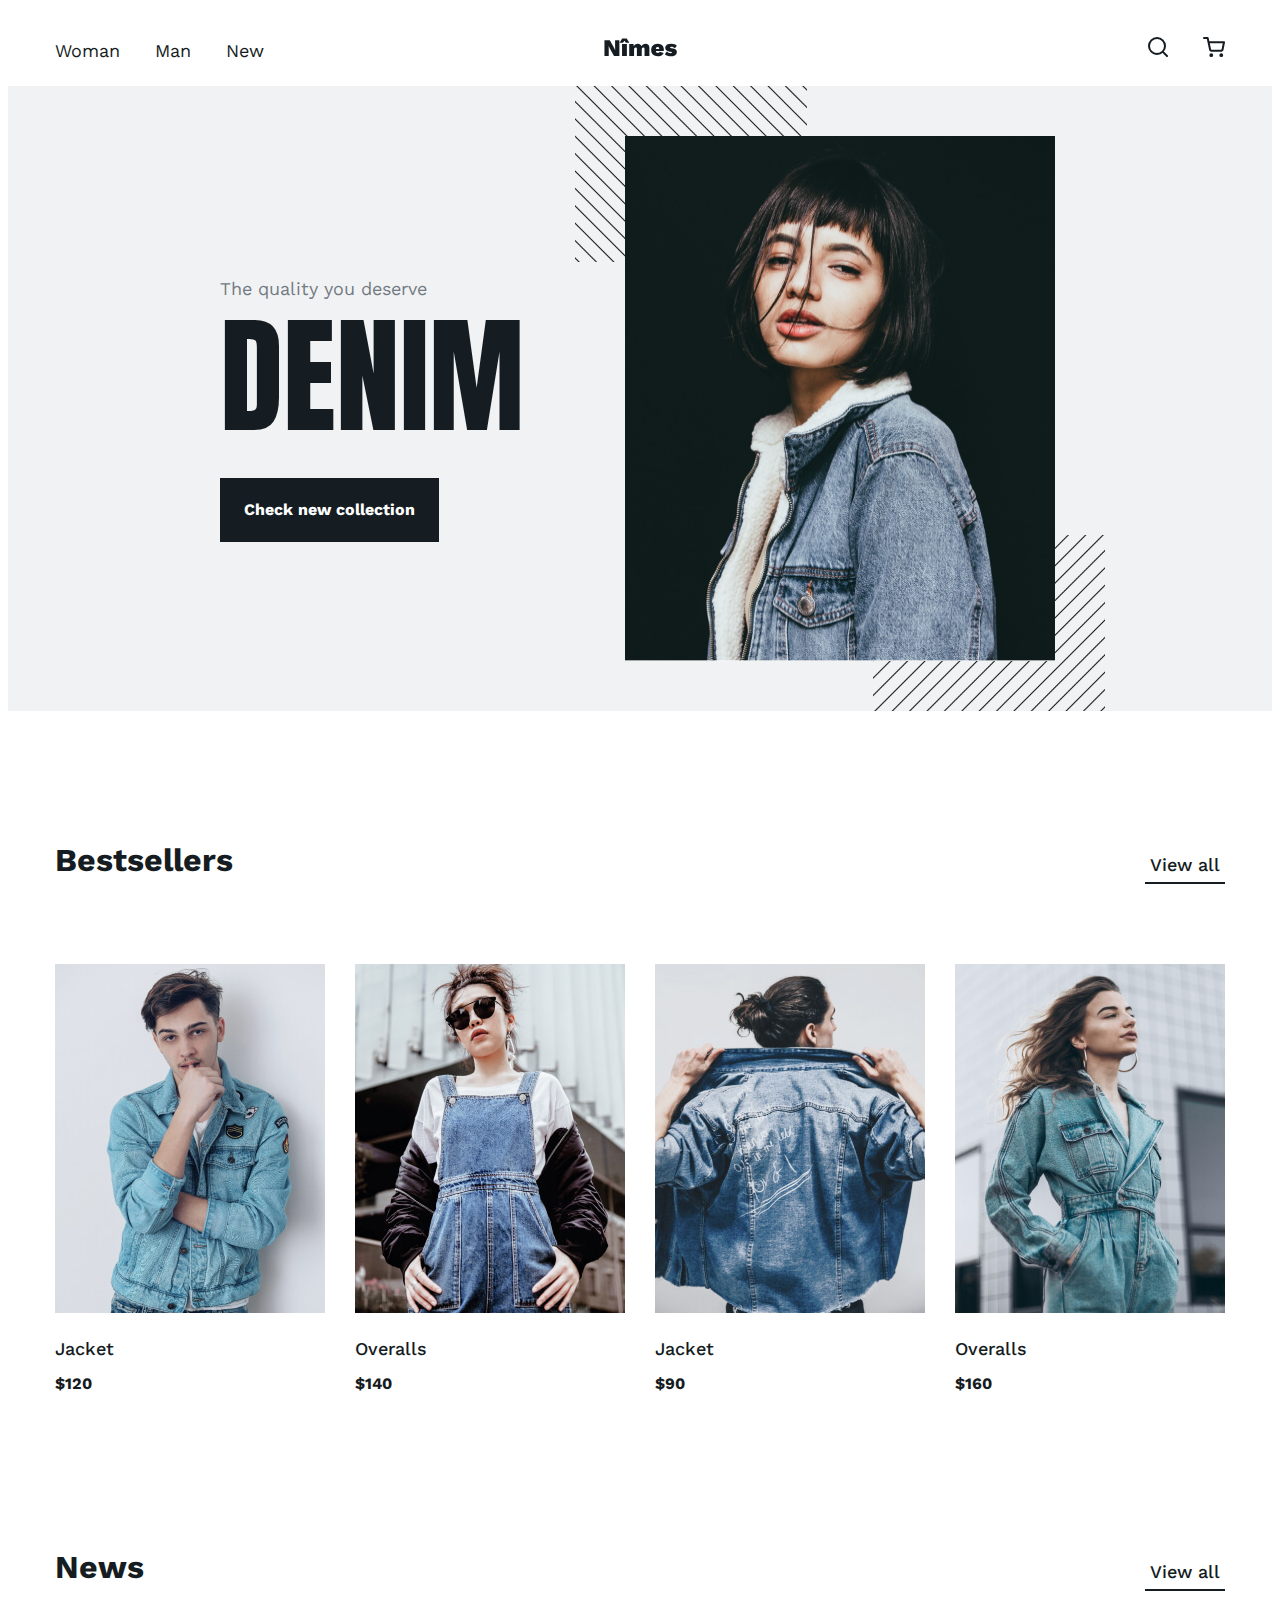
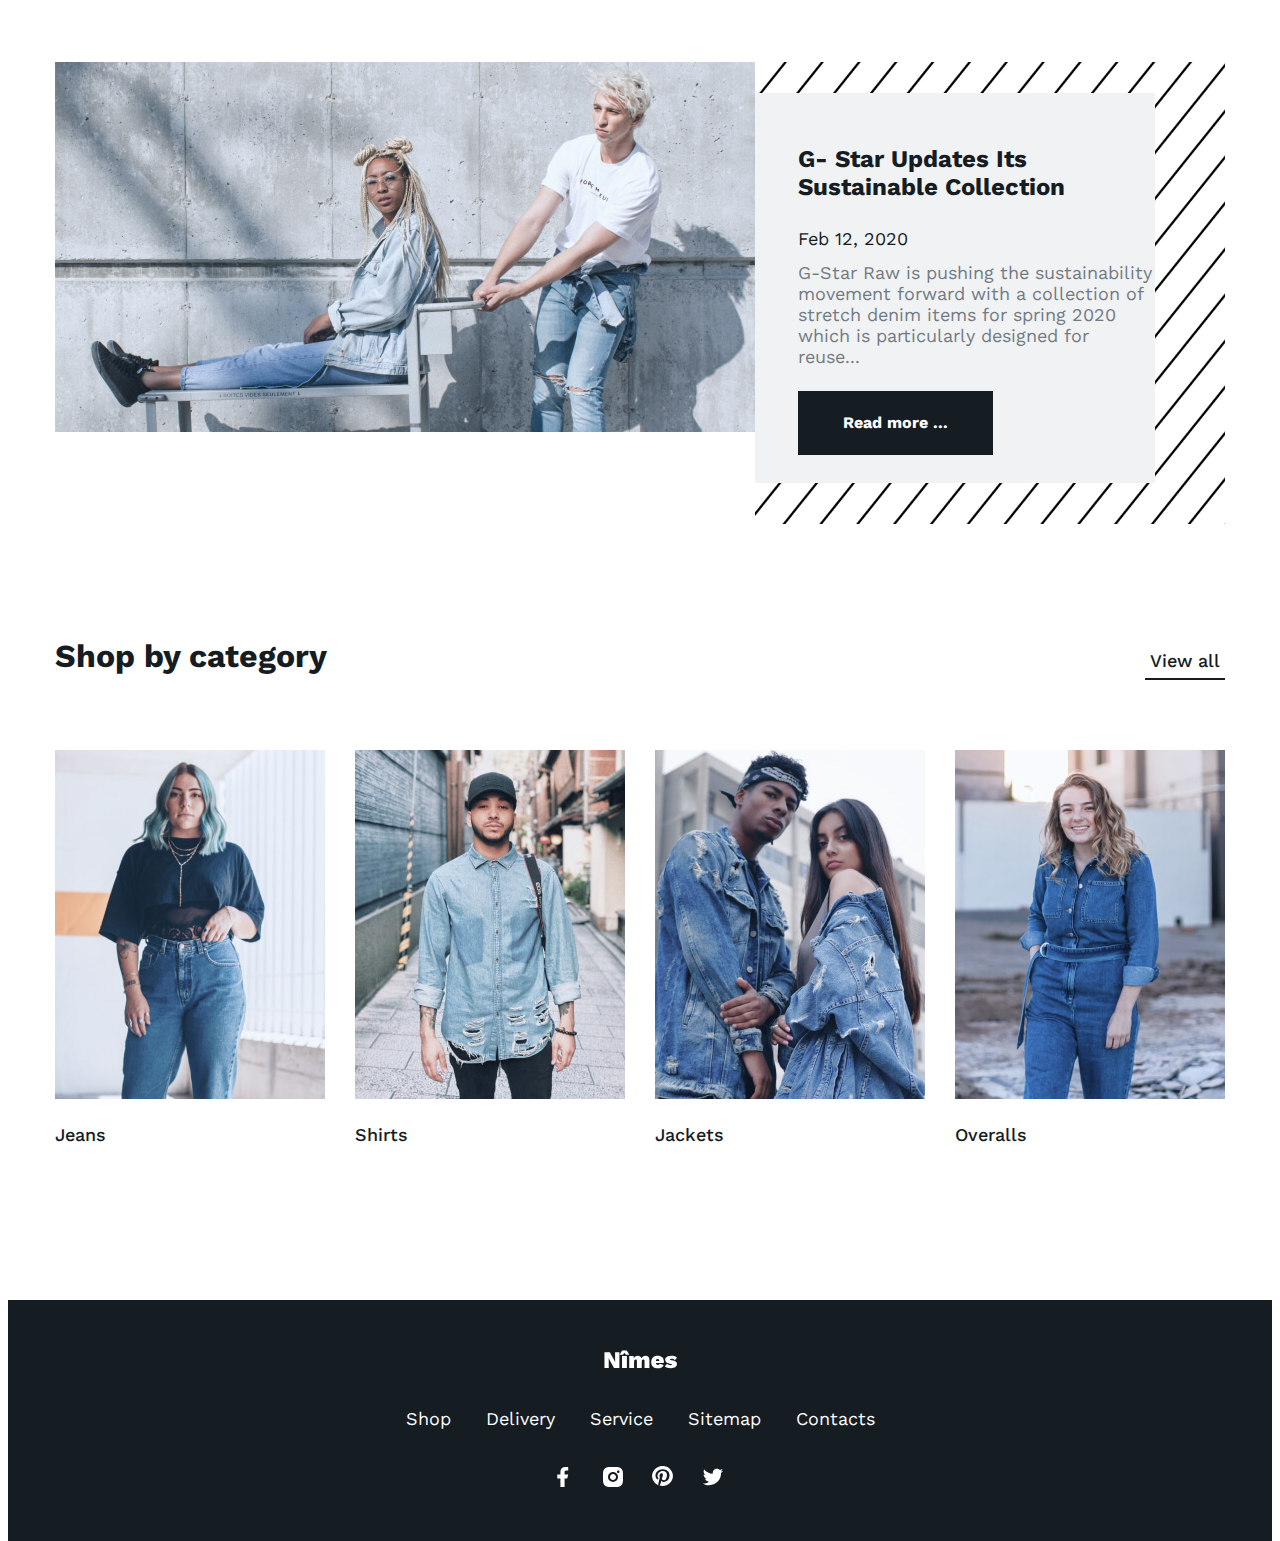
<file: index.html>
<!DOCTYPE html>
<html class="page" lang="ru">
<head>
  <meta charset="UTF-8"/>
  <meta name="viewport" content="width=device-width, initial-scale=1"/>
  <link href="style.css" rel="stylesheet" />
  <link rel="preconnect" href="https://fonts.googleapis.com">
  <link rel="preconnect" href="https://fonts.gstatic.com" crossorigin>
  <link href="https://fonts.googleapis.com/css2?family=Anton&family=Work+Sans:wght@400;500;700&display=swap" rel="stylesheet">
  <title>Nimes Denim</title>
</head>
<body>
  <header class="main-header">
    <nav class="main-navigation center">
      <ul class="site-navigation">
        <li class="site-navigation__item">
          <a href="#">Woman</a>
        </li>
        <li class="site-navigation__item">
          <a href="#">Man</a>
        </li>
        <li class="site-navigation__item">
          <a href="#">New</a>
        </li>
      </ul>
      <a class="site-logo" href="#">
        <img src="img/nimes-logo.svg" width="73" height="19" alt="Логотип Nimes Denim"/>
      </a>
      <ul class="user-navigation">
        <li class="user-navigation__item">
          <a href="#">
            <img src="img/search-icon.svg" width="20" height="20" alt="Иконка лупы, которая отвечает за поиск по сайту"/>
          </a>
        </li>
        <li class="user-navigation__item">
          <a href="#">
            <img src="img/cart-icon.svg" width="22" height="20" alt="Иконка корзинки, которая отвечает за переход в корзину покупателя"/>
          </a>
        </li>
      </ul>
    </nav>
  </header>
  <main>
    <h1 class="visually-hidden">Самый стильный деним от Nimes Denim!</h1>
    <section class="promo">
      <h2 class="visually-hidden">Новая коллекция от Nimes Denim</h2>
      <div class="promo__inner center">
        <div class="promo__inner-text-col">
          <p class="promo__slogan">The quality you deserve</p>
          <p class="promo__main-word">DENIM</p>
          <a class="promo__button button" href="catalogue.html">Check new collection</a>
        </div>
        <div class="promo__inner-picture-col">
          <img class="promo__picture" src="img/matheus.jpg" width="430" height="518" alt="Брюнетка в джинсовой куртке в пол оборота смотрит в камеру"/>
        </div>
      </div>
    </section>
    <section class="bestsellers">
      <div class="bestsellers__inner center">
        <header class="bestsellers__header">
          <h2 class="bestsellers__title section-title">Bestsellers</h2>
          <a href="catalogue.html" class="bestsellers__view-all view-all">View all</a>
        </header>
        <ul class="bestsellers__list">
          <li class="bestsellers__item">
            <a class="bestsellers__card" href="card-1.html">
              <h3 class="bestsellers__title">Jacket</h3>
              <img class="bestsellers__photo" src="img/jacket-120.jpg" width="270" height="349" alt="Парень в джинсовой куртке" />
              <p class="bestsellers__price">$120</p>
            </a>
          </li>
          <li class="bestsellers__item">
            <a class="bestsellers__card" href="card-1.html">
              <h3 class="bestsellers__title">Overalls</h3>
              <img class="bestsellers__photo" src="img/overalls-140.jpg" width="270" height="349" alt="Девушка в джинсовом комбинезоне" />
              <p class="bestsellers__price">$140</p>
            </a>
          </li>
          <li class="bestsellers__item">
            <a class="bestsellers__card" href="card-1.html">
              <h3 class="bestsellers__title">Jacket</h3>
              <img class="bestsellers__photo" src="img/jacket-90.jpg" width="270" height="349" alt="Девушка в джинсовой куртке" />
              <p class="bestsellers__price">$90</p>
            </a>
          </li>
          <li class="bestsellers__item">
            <a class="bestsellers__card" href="card-1.html">
              <h3 class="bestsellers__title">Overalls</h3>
              <img class="bestsellers__photo" src="img/overalls-160.jpg" width="270" height="349" alt="Девушка в джинсовом комбинезоне" />
              <p class="bestsellers__price">$160</p>
            </a>
          </li>
        </ul>
      </div>
    </section>
    <section class="news">
      <div class="news__inner center">
        <header class="news__header">
          <h2 class="news__title section-title">News</h2>
          <a href="#" class="news__view-all view-all">View all</a>
        </header>
        <div class="news__inner-cols">
          <div class="news__inner-img-col">
            <img src="img/g-star.jpg" width="700" height="370" alt="Парень в дениме везёт девушку в дениме в тележке из супермаркета" />
          </div>
          <div class="news__inner-text-col">
            <div class="news__inner-text">
              <h3 class="news__inner-title">G- Star Updates Its Sustainable Collection</h3>
              <time class="news__date" datetime="2020-02-12">Feb 12, 2020</time>
              <p class="news__main-text">G-Star Raw is pushing the sustainability movement forward with a collection of stretch denim items
                for spring 2020 which is particularly designed for reuse...</p>
              <a href="#" class="button button-wide">Read more ...</a>
            </div>
          </div>
        </div>
      </div>
    </section>
    <section class="categories">
      <div class="categories__inner center">
        <header class="categories__header">
          <h2 class="categories__title section-title">Shop by category</h2>
          <a href="catalogue.html" class="categories__view-all view-all">View all</a>
        </header>
        <ul class="categories__list">
          <li class="categories__item">
            <a class="categories__card" href="card-1.html">
              <h3 class="categories__item-title">Jeans</h3>
              <img class="categories__photo" src="img/jeans.jpg" width="270" height="349" alt="Девушка в джинсах" />
            </a>
          </li>
          <li class="categories__item">
            <a class="categories__card" href="card-1.html">
              <h3 class="categories__item-title">Shirts</h3>
              <img class="categories__photo" src="img/shirts.jpg" width="270" height="349" alt="Парень в джинсовой рубашке" />
            </a>
          </li>
          <li class="categories__item">
            <a class="categories__card" href="card-1.html">
              <h3 class="categories__item-title">Jackets</h3>
              <img class="categories__photo" src="img/jackets.jpg" width="270" height="349" alt="Парень с девушкой в дениме" />
            </a>
          </li>
          <li class="categories__item">
            <a class="categories__card" href="card-1.html">
              <h3 class="categories__item-title">Overalls</h3>
              <img class="categories__photo" src="img/overalls.jpg" width="270" height="349" alt="Девушка в джинсовом комбинезоне" />
            </a>
          </li>
        </ul>
      </div>
    </section>
  </main>
  <footer class="main-footer">
    <div class="main-footer__inner center">
      <a class="main-footer__logo" href="#">
        <img src="img/nimes-logo-white.svg" width="73" height="19" alt="Логотип Nimes Denim"/>
      </a>
      <ul class="main-footer__nav-list">
        <li class="main-footer__nav-item">
          <a href="#">Shop</a>
        </li>
        <li class="main-footer__nav-item">
          <a href="#">Delivery</a>
        </li>
        <li class="main-footer__nav-item">
          <a href="#">Service</a>
        </li>
        <li class="main-footer__nav-item">
          <a href="#">Sitemap</a>
        </li>
        <li class="main-footer__nav-item">
          <a href="#">Contacts</a>
        </li>
      </ul>
      <ul class="main-footer__socials-list">
        <li class="main-footer__socials-item">
          <a href="#">
            <img src="img/facebook-logo.svg" width="12" height="20" alt="Логотип Facebook"/>
          </a>
        </li>
        <li class="main-footer__socials-item">
          <a href="#">
            <img src="img/instagram-logo.svg" width="20" height="20" alt="Логотип Instagram"/>
          </a>
        </li>
        <li class="main-footer__socials-item">
          <a href="#">
            <img src="img/pinterest-logo.svg" width="21" height="21" alt="Логотип Pinterest"/>
          </a>
        </li>
        <li class="main-footer__socials-item">
          <a href="#">
            <img src="img/twitter-logo.svg" width="22" height="18" alt="Логотип Twitter"/>
          </a>
        </li>
      </ul>
    </div>
  </footer>
</body>
</html>
</file>
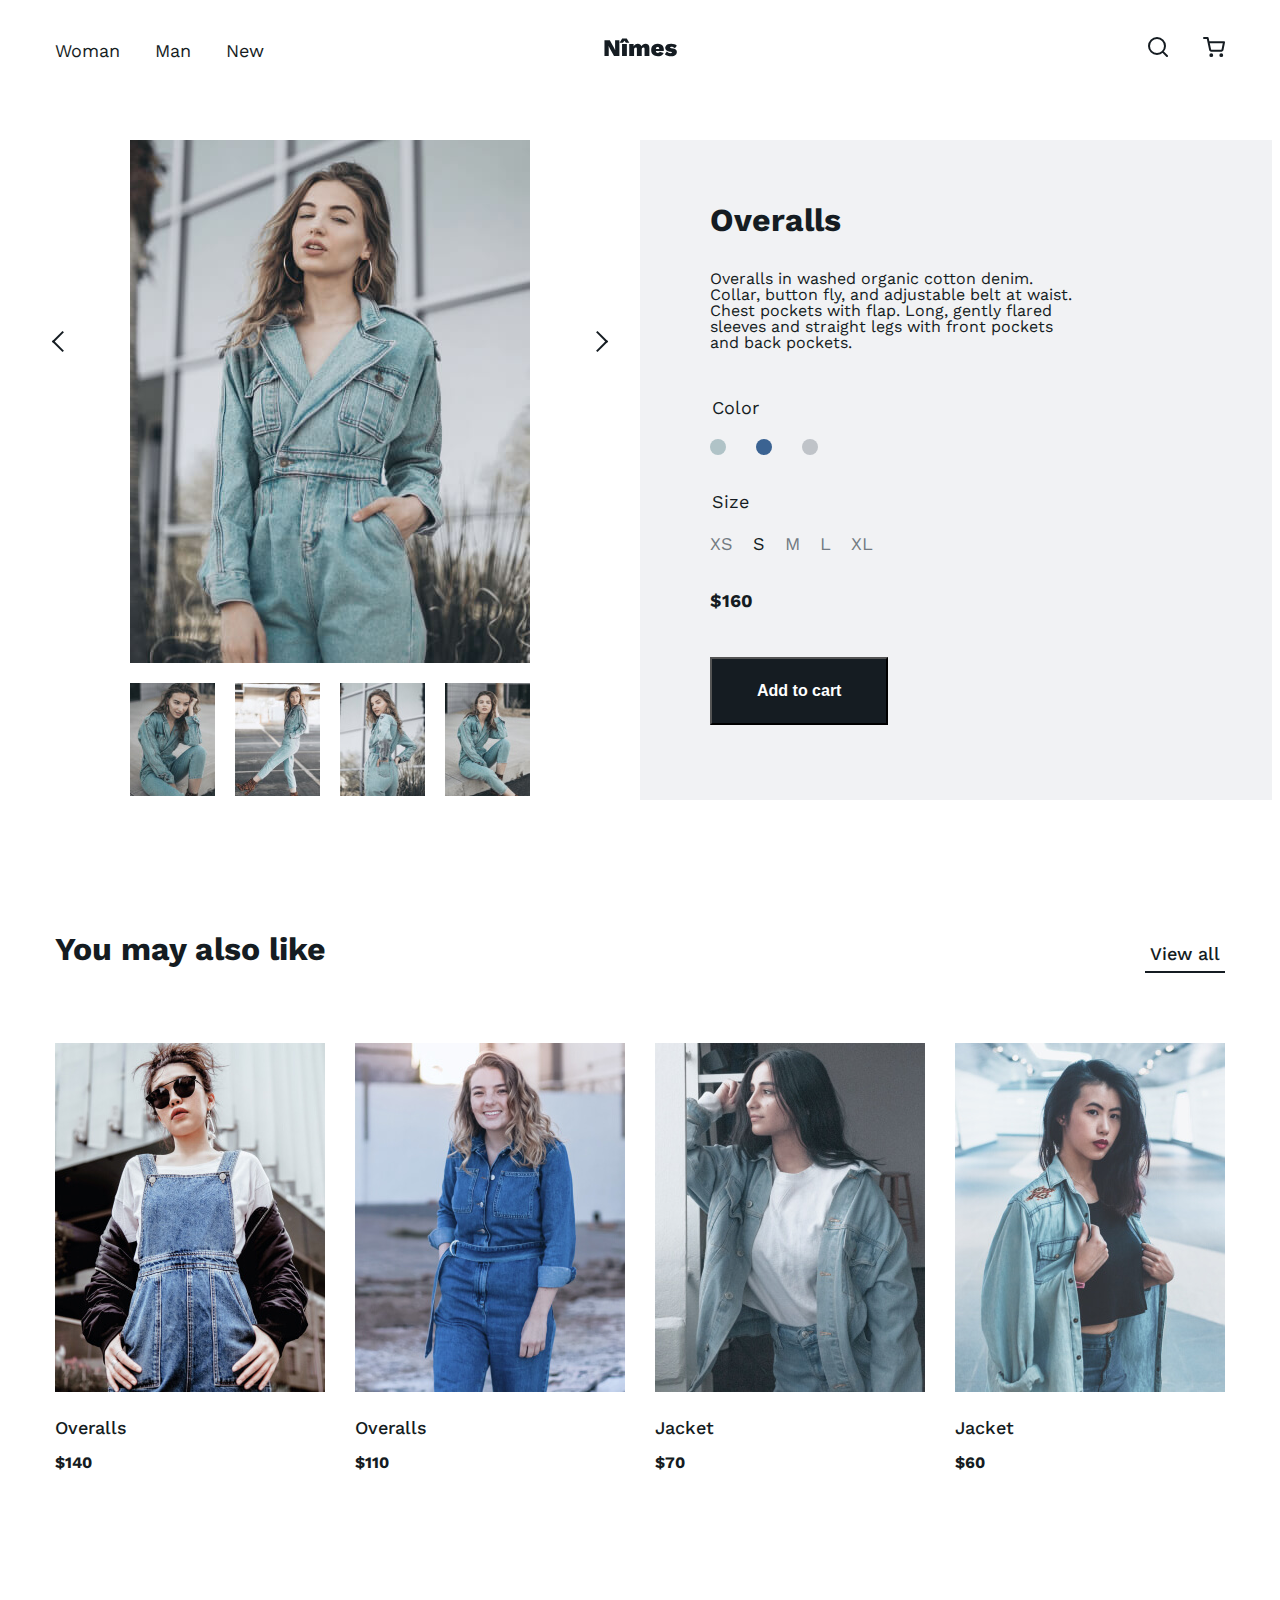
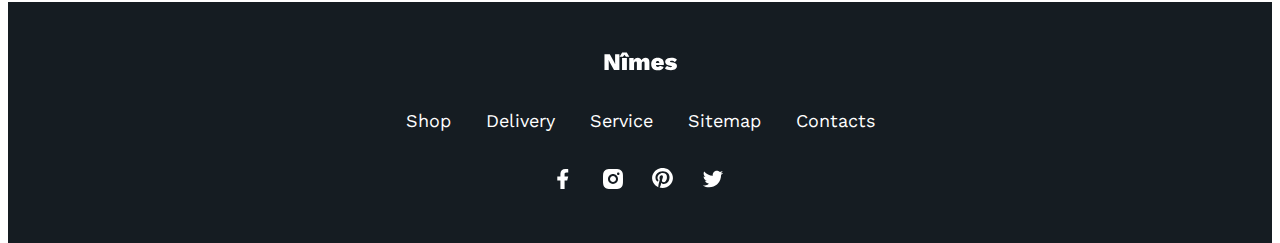
<file: card-1.html>
<!DOCTYPE html>
<html class="page" lang="ru">
<head>
  <meta charset="UTF-8"/>
  <meta name="viewport" content="width=device-width, initial-scale=1"/>
  <link href="style.css" rel="stylesheet" />
  <link rel="preconnect" href="https://fonts.googleapis.com">
  <link rel="preconnect" href="https://fonts.gstatic.com" crossorigin>
  <link href="https://fonts.googleapis.com/css2?family=Anton&family=Work+Sans:wght@400;500;700&display=swap" rel="stylesheet">
  <title>Nimes Denim</title>
</head>
<body>
  <header class="main-header">
    <nav class="main-navigation center">
      <ul class="site-navigation">
        <li class="site-navigation__item">
          <a href="#">Woman</a>
        </li>
        <li class="site-navigation__item">
          <a href="#">Man</a>
        </li>
        <li class="site-navigation__item">
          <a href="#">New</a>
        </li>
      </ul>
      <a class="site-logo" href="index.html">
        <img src="img/nimes-logo.svg" width="73" height="19" alt="Логотип Nimes Denim"/>
      </a>
      <ul class="user-navigation">
        <li class="user-navigation__item">
          <a href="#">
            <img src="img/search-icon.svg" width="20" height="20" alt="Иконка лупы, которая отвечает за поиск по сайту"/>
          </a>
        </li>
        <li class="user-navigation__item">
          <a href="#">
            <img src="img/cart-icon.svg" width="22" height="20" alt="Иконка корзинки, которая отвечает за переход в корзину покупателя"/>
          </a>
        </li>
      </ul>
    </nav>
  </header>
  <main>
    <section class="card">
      <h1 class="visually-hidden">Card details</h1>
      <div class="card__inner center">
        <div class="card__pictures-col">
          <button class="card__previous" type="button">
            <span class="visually-hidden">Предыдущее фото</span>
          </button>
          <div class="card__pictures-inner-container">
            <img class="card__main-picture" src="img/card-details-main-photo.png" width="400" height="523" alt="Девушка в джинсовом комбинезоне, одна рука в кармане"/>
            <ul class="card__previews-list">
              <li class="card__previews-item">
                <img src="img/card-details-preview-1.png" width="85" height="113" alt="Девушка в джинсовом комбинезоне сидит задумчиво подперев рукой голову и смотрит вниз"/>
              </li>
              <li class="card__previews-item">
                <img src="img/card-details-preview-2.png" width="85" height="113" alt="Девушка в джинсовом комбинезоне идёт"/>
              </li>
              <li class="card__previews-item">
                <img src="img/card-details-preview-3.png" width="85" height="113" alt="Девушка в джинсовом комбинезоне стоит спиной к зрителю, обе руки - в задних карманах"/>
              </li>
              <li class="card__previews-item">
                <img src="img/card-details-preview-4.png" width="85" height="113" alt="Девушка в джинсовом комбинезоне сидит задумчиво подперев рукой голову и смотрит вверх"/>
              </li>
            </ul>
          </div>
          <button class="card__next"  type="button">
            <span class="visually-hidden">Следующее фото</span>
          </button>
        </div>
        <div class="card__text-col">
          <h2 class="card__main-header section-title">Overalls</h2>
          <p class="card__description">Overalls in washed organic cotton denim. Collar, button fly, and adjustable belt at waist.
            Chest pockets with flap. Long, gently flared sleeves and straight legs with front pockets and back pockets.</p>
          <form class="card__order">
            <fieldset class="card__color-picker">
              <legend>Color</legend>
              <div class="card__color-picker-inputs">
                <label>
                  <input class="visually-hidden" type="radio" name="card-color-pick"/>
                  <span class="visually-hidden">Blue gray</span>
                </label>
                <label>
                  <input class="visually-hidden" type="radio" name="card-color-pick"/>
                  <span class="visually-hidden">Blue</span>
                </label>
                <label>
                  <input class="visually-hidden" type="radio" name="card-color-pick"/>
                  <span class="visually-hidden">Gray</span>
                </label>
              </div>
            </fieldset>
            <fieldset class="card__size-picker">
              <legend>Size</legend>
              <div class="card__size-picker-inputs">
                <label>
                  <input  class="visually-hidden" type="radio" name="card-size-pick"/>
                  <span>XS</span>
                </label>
                <label>
                  <input class="visually-hidden" type="radio" name="card-size-pick"/>
                  <span>S</span>
                </label>
                <label>
                  <input class="visually-hidden" type="radio" name="card-size-pick"/>
                  <span>M</span>
                </label>
                <label>
                  <input class="visually-hidden" type="radio" name="card-size-pick"/>
                  <span>L</span>
                </label>
                <label>
                  <input class="visually-hidden" type="radio" name="card-size-pick"/>
                  <span>XL</span>
                </label>
              </div>
            </fieldset>
            <p class="card__price">$160</p>
            <button type="submit" class="button button-wide">Add to cart</button>
          </form>
        </div>
      </div>
    </section>
    <section class="similar">
      <div class="similar__inner center">
        <header class="similar__header">
          <h2 class="similar__main-title section-title">You may also like</h2>
          <a href="catalogue.html" class="similar__view-all view-all">View all</a>
        </header>
        <ul class="similar__list">
          <li class="similar__item">
            <a class="similar__card" href="#">
              <h3 class="similar__title">Overalls</h3>
              <img class="similar__photo" src="img/similar-1.png" width="270" height="349" alt="Парень в джинсовой куртке" />
              <p class="similar__price">$140</p>
            </a>
          </li>
          <li class="similar__item">
            <a class="similar__card" href="#">
              <h3 class="similar__title">Overalls</h3>
              <img class="similar__photo" src="img/similar-2.png" width="270" height="349" alt="Девушка в джинсовом комбинезоне" />
              <p class="similar__price">$110</p>
            </a>
          </li>
          <li class="similar__item">
            <a class="similar__card" href="#">
              <h3 class="similar__title">Jacket</h3>
              <img class="similar__photo" src="img/similar-3.png" width="270" height="349" alt="Девушка в джинсовой куртке" />
              <p class="similar__price">$70</p>
            </a>
          </li>
          <li class="similar__item">
            <a class="similar__card" href="#">
              <h3 class="similar__title">Jacket</h3>
              <img class="similar__photo" src="img/similar-4.png" width="270" height="349" alt="Девушка в джинсовом комбинезоне" />
              <p class="similar__price">$60</p>
            </a>
          </li>
        </ul>
      </div>
    </section>
  </main>
  <footer class="main-footer">
    <div class="main-footer__inner center">
      <a class="main-footer__logo" href="index.html">
        <img src="img/nimes-logo-white.svg" width="73" height="19" alt="Логотип Nimes Denim"/>
      </a>
      <ul class="main-footer__nav-list">
        <li class="main-footer__nav-item">
          <a href="#">Shop</a>
        </li>
        <li class="main-footer__nav-item">
          <a href="#">Delivery</a>
        </li>
        <li class="main-footer__nav-item">
          <a href="#">Service</a>
        </li>
        <li class="main-footer__nav-item">
          <a href="#">Sitemap</a>
        </li>
        <li class="main-footer__nav-item">
          <a href="#">Contacts</a>
        </li>
      </ul>
      <ul class="main-footer__socials-list">
        <li class="main-footer__socials-item">
          <a href="#">
            <img src="img/facebook-logo.svg" width="12" height="20" alt="Логотип Facebook"/>
          </a>
        </li>
        <li class="main-footer__socials-item">
          <a href="#">
            <img src="img/instagram-logo.svg" width="20" height="20" alt="Логотип Instagram"/>
          </a>
        </li>
        <li class="main-footer__socials-item">
          <a href="#">
            <img src="img/pinterest-logo.svg" width="21" height="21" alt="Логотип Pinterest"/>
          </a>
        </li>
        <li class="main-footer__socials-item">
          <a href="#">
            <img src="img/twitter-logo.svg" width="22" height="18" alt="Логотип Twitter"/>
          </a>
        </li>
      </ul>
    </div>
  </footer>
</body>
</html>
</file>
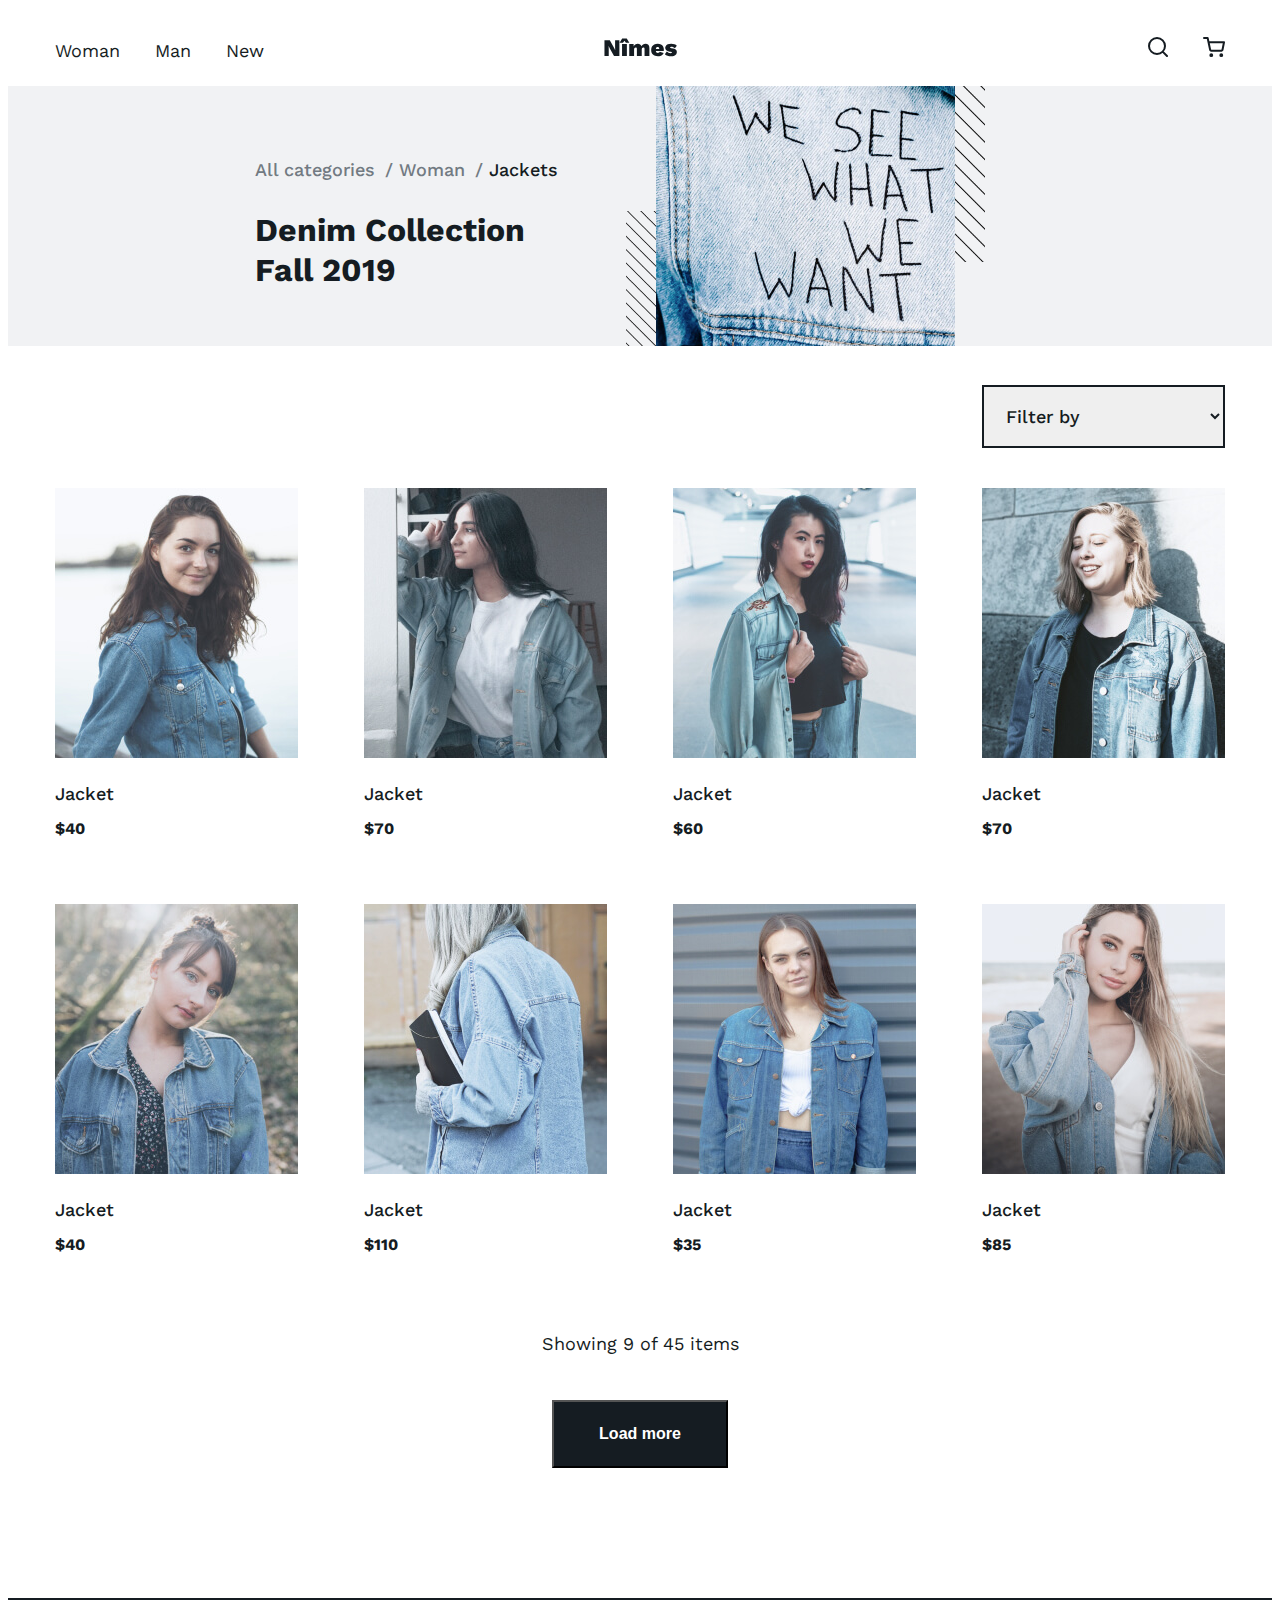
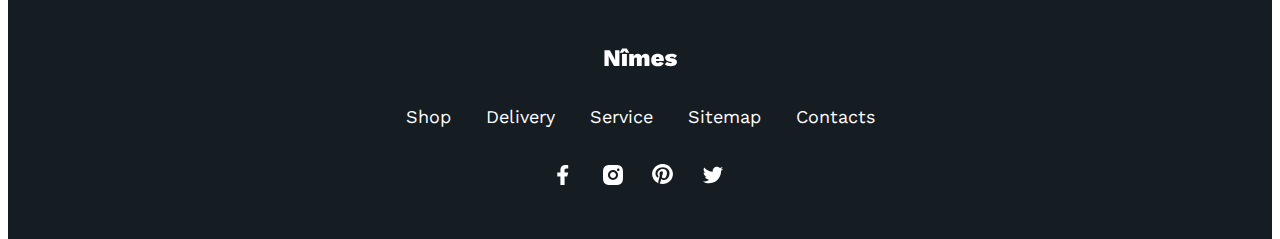
<file: catalogue.html>
<!DOCTYPE html>
<html class="page" lang="ru">
<head>
  <meta charset="UTF-8"/>
  <meta name="viewport" content="width=device-width, initial-scale=1"/>
  <link href="style.css" rel="stylesheet" />
  <link rel="preconnect" href="https://fonts.googleapis.com">
  <link rel="preconnect" href="https://fonts.gstatic.com" crossorigin>
  <link href="https://fonts.googleapis.com/css2?family=Anton&family=Work+Sans:wght@400;500;700&display=swap" rel="stylesheet">
  <title>Nimes Denim</title>
</head>
<body>
  <header class="main-header">
    <nav class="main-navigation center">
      <ul class="site-navigation">
        <li class="site-navigation__item">
          <a href="#">Woman</a>
        </li>
        <li class="site-navigation__item">
          <a href="#">Man</a>
        </li>
        <li class="site-navigation__item">
          <a href="#">New</a>
        </li>
      </ul>
      <a class="site-logo" href="index.html">
        <img src="img/nimes-logo.svg" width="73" height="19" alt="Логотип Nimes Denim"/>
      </a>
      <ul class="user-navigation">
        <li class="user-navigation__item">
          <a href="#">
            <img src="img/search-icon.svg" width="20" height="20" alt="Иконка лупы, которая отвечает за поиск по сайту"/>
          </a>
        </li>
        <li class="user-navigation__item">
          <a href="#">
            <img src="img/cart-icon.svg" width="22" height="20" alt="Иконка корзинки, которая отвечает за переход в корзину покупателя"/>
          </a>
        </li>
      </ul>
    </nav>
  </header>
  <main>
    <section class="catalogue">
      <div class="catalogue__header">
        <div class="catalogue__header-inner center">
          <div class="catalogue__header-text-col">
            <h1 class="catalogue__main-title section-title">
              <span class="catalogue__main-title-text">Denim Collection</span>
              <span class="catalogue__main-title-subtext">Fall 2019</span>
            </h1>
            <ul class="catalogue__breadcrumbs-list">
              <li class="catalogue__breadcrumbs-item">
                <a href="#">All categories</a>
              </li>
              <li class="catalogue__breadcrumbs-item">
                <a href="#">Woman</a>
              </li>
              <li class="catalogue__breadcrumbs-item">
                <a href="#">Jackets</a>
              </li>
            </ul>
          </div>
          <div class="catalogue__header-picture-col">
            <img class="catalogue__header-picture" src="img/we-see.png" width="299" height="260" alt="Надпись на дениме: 'We see what we want'"/>
          </div>
        </div>
      </div>
      <div class="catalogue__main">
        <div class="catalogue__main-inner center">
          <div class="catalogue__select-container">
            <label class="catalogue__filter-label">
              <select class="catalogue__filter-select">
                <option>Filter by</option>
              </select>
            </label>
          </div>
          <ul class="catalogue__list">
            <li class="catalogue__item">
              <a class="catalogue__card" href="card-1.html">
                <h3 class="catalogue__title">Jacket</h3>
                <img class="catalogue__photo" src="img/jacket-1.png" width="243" height="270" alt="Девушка в джинсовой куртке" />
                <p class="catalogue__price">$40</p>
              </a>
            </li>
            <li class="catalogue__item">
              <a class="catalogue__card" href="card-1.html">
                <h3 class="catalogue__title">Jacket</h3>
                <img class="catalogue__photo" src="img/jacket-2.png" width="243" height="270" alt="Девушка в джинсовой куртке" />
                <p class="catalogue__price">$70</p>
              </a>
            </li>
            <li class="catalogue__item">
              <a class="catalogue__card" href="card-1.html">
                <h3 class="catalogue__title">Jacket</h3>
                <img class="catalogue__photo" src="img/jacket-3.png" width="243" height="270" alt="Девушка в джинсовой куртке" />
                <p class="catalogue__price">$60</p>
              </a>
            </li>
            <li class="catalogue__item">
              <a class="catalogue__card" href="card-1.html">
                <h3 class="catalogue__title">Jacket</h3>
                <img class="catalogue__photo" src="img/jacket-4.png" width="243" height="270" alt="Девушка в джинсовой куртке" />
                <p class="catalogue__price">$70</p>
              </a>
            </li>
            <li class="catalogue__item">
              <a class="catalogue__card" href="card-1.html">
                <h3 class="catalogue__title">Jacket</h3>
                <img class="catalogue__photo" src="img/jacket-5.png" width="243" height="270" alt="Девушка в джинсовой куртке" />
                <p class="catalogue__price">$40</p>
              </a>
            </li>
            <li class="catalogue__item">
              <a class="catalogue__card" href="card-1.html">
                <h3 class="catalogue__title">Jacket</h3>
                <img class="catalogue__photo" src="img/jacket-6.png" width="243" height="270" alt="Девушка в джинсовой куртке" />
                <p class="catalogue__price">$110</p>
              </a>
            </li>
            <li class="catalogue__item">
              <a class="catalogue__card" href="card-1.html">
                <h3 class="catalogue__title">Jacket</h3>
                <img class="catalogue__photo" src="img/jacket-7.png" width="243" height="270" alt="Девушка в джинсовой куртке" />
                <p class="catalogue__price">$35</p>
              </a>
            </li>
            <li class="catalogue__item">
              <a class="catalogue__card" href="card-1.html">
                <h3 class="catalogue__title">Jacket</h3>
                <img class="catalogue__photo" src="img/jacket-8.png" width="243" height="270" alt="Девушка в джинсовой куртке" />
                <p class="catalogue__price">$85</p>
              </a>
            </li>
          </ul>
          <p class="catalogue__slider-caption">Showing <span>9</span> of <span>45</span> items</p>
          <button class="button button-wide" type="button">Load more</button>
        </div>
      </div>
    </section>
  </main>
  <footer class="main-footer">
    <div class="main-footer__inner center">
      <a class="main-footer__logo" href="index.html">
        <img src="img/nimes-logo-white.svg" width="73" height="19" alt="Логотип Nimes Denim"/>
      </a>
      <ul class="main-footer__nav-list">
        <li class="main-footer__nav-item">
          <a href="#">Shop</a>
        </li>
        <li class="main-footer__nav-item">
          <a href="#">Delivery</a>
        </li>
        <li class="main-footer__nav-item">
          <a href="#">Service</a>
        </li>
        <li class="main-footer__nav-item">
          <a href="#">Sitemap</a>
        </li>
        <li class="main-footer__nav-item">
          <a href="#">Contacts</a>
        </li>
      </ul>
      <ul class="main-footer__socials-list">
        <li class="main-footer__socials-item">
          <a href="#">
            <img src="img/facebook-logo.svg" width="12" height="20" alt="Логотип Facebook"/>
          </a>
        </li>
        <li class="main-footer__socials-item">
          <a href="#">
            <img src="img/instagram-logo.svg" width="20" height="20" alt="Логотип Instagram"/>
          </a>
        </li>
        <li class="main-footer__socials-item">
          <a href="#">
            <img src="img/pinterest-logo.svg" width="21" height="21" alt="Логотип Pinterest"/>
          </a>
        </li>
        <li class="main-footer__socials-item">
          <a href="#">
            <img src="img/twitter-logo.svg" width="22" height="18" alt="Логотип Twitter"/>
          </a>
        </li>
      </ul>
    </div>
  </footer>
</body>
</html>
</file>
<file: style.css>
.page {
  box-sizing: border-box;
  height: 100%;
  text-align: center;
}

body {
  min-width: 1200px;
  font-family: 'Work Sans', sans-serif;
  font-style: normal;
  font-weight: normal;
  font-size: 18px;
  line-height: 21px;
  color: #151C22;
}

*,
*::before,
*::after {
  box-sizing: inherit;
}

img {
  max-width: 100%;
  max-height: 100%;
  height: auto;
}

a {
  text-decoration: none;
  color: inherit;
}

h1, h2, h3, h4, h5, h6 {
  padding: 0;
  margin: 0;
}

input {
  padding: 0;
  margin: 0;
}

p {
  margin: 0;
  padding: 0;
}

fieldset {
  margin: 0;
  padding: 0;
}

ul {
  list-style: none;
  margin: 0;
  padding: 0;
}

.center {
  margin: 0 auto;
  width: 1200px;
  padding-left: 15px;
  padding-right: 15px;
}

.button {
  display: inline-block;
  padding: 27px 24px;
  background-color: #151C22;
  font-weight: bold;
  font-size: 16px;
  line-height: 10px;
  color: #FFFFFF;
}

.button-wide {
  padding: 27px 45px;
}

.bestsellers {
  padding-top: 130px;
}

.bestsellers__header {
  display: flex;
  justify-content: space-between;
  align-items: baseline;
  margin-bottom: 70px;
}

.bestsellers__list {
  display: flex;
  flex-wrap: wrap;
  margin-right: -2px;
}

.bestsellers__item {
  width: 270px;
  margin-right: 30px;
  margin-bottom: 25px;
}

.bestsellers__item:last-child {
  margin-right: 0;
}

.bestsellers__card {
  display: flex;
  flex-direction: column;
  align-items: flex-start;
}

.bestsellers__photo {
  order: -1;
  margin-bottom: 25px;
}

.bestsellers__price {
  font-weight: bold;
  font-size: 16px;
  line-height: 19px;
}

.bestsellers__title {
  font-size: 18px;
  font-weight: 500;
  margin-bottom: 15px;
}

.card {
  margin-top: 54px;
  margin-bottom: 56px;
  background: linear-gradient(to right, #ffffff 50%, #f1f2f4 50%);
}

.card__inner {
  display: flex;
}

.card__pictures-col {
  display: flex;
  min-width: 600px;
  background-color: #FFFFFF;
  margin-left: -15px;
  padding-left: 15px;
}

.card__text-col {
  padding: 70px 140px 70px 70px;
  display: flex;
  flex-direction: column;
  align-items: flex-start;
  text-align: left;
}

.card__text-col h2 {
  line-height: 21px;
}

.card__previous {
  margin-right: 60px;
  width: 15px;
  height: 15px;
  margin-top: 194px;
  background: none;
  border: none;
  border-left: 2px solid #151C22;
  border-bottom: 2px solid #151C22;
  transform: rotate(45deg);
}

.card__next {
  width: 15px;
  height: 15px;
  margin-top: 194px;
  background: none;
  border: none;
  border-right: 2px solid #151C22;
  border-bottom: 2px solid #151C22;
  transform: rotate(-45deg);
}

.card__pictures-inner-container {
  display: flex;
  flex-direction: column;
  align-items: flex-start;
  width: 400px;
  margin-right: 60px;
}

.card__main-picture {
  margin-bottom: 20px;
}

.card__previews-list {
  display: flex;
  margin-right: -20px;
}

.card__previews-item {
  margin-right: 20px;
}

.card__main-header {
  margin-bottom: 40px;
}

.card__description {
  font-size: 16px;
  line-height: 16px;
  margin-bottom: 50px;
}

.card__order legend {
  margin-bottom: 25px;
  line-height: 13px;
}

.card__order fieldset {
  margin-bottom: 40px;
}

.card__order span {
  line-height: 13px;
  display: inline-block;
}

.card__color-picker {
  border: none;
}

.card__color-picker-inputs {
  display: flex;
}

.card__size-picker-inputs {
  display: flex;
}

.card__color-picker label {
  display: inline-block;
  width: 16px;
  height: 16px;
  margin-right: 30px;
  border-radius: 50%;
}

.card__size-picker label {
  margin-right: 20px;
}

.card__size-picker label:not(:nth-child(2)) {
  color: #727A82;
}

.card__color-picker label:nth-child(1) {
  background-color: #B0C3C7;
}

.card__color-picker label:nth-child(2) {
  background-color: #3B6392;
}

.card__color-picker label:nth-child(3) {
  background-color: #BFC3C8;
;
}

.card__size-picker {
  border: none;
}

.card__price {
  font-weight: bold;
  margin-bottom: 50px;
  line-height: 13px;
}

.categories {
  padding-top: 109px;
  padding-bottom: 130px;
}

.categories__header {
  display: flex;
  justify-content: space-between;
  align-items: baseline;
}

.categories__title {
  font-size: 18px;
  font-weight: 500;
}

.categories__item-title {
  font-weight: 500;
  font-size: 18px;
  line-height: 21px;
  order: 2;
}

.categories__list {
  padding-top: 70px;
  display: flex;
  flex-wrap: wrap;
  margin-right: -30px;
}

.categories__item {
  width: 270px;
  margin-right: 30px;
  margin-bottom: 25px;
}

.categories__card {
  display: flex;
  flex-direction: column;
  align-items: flex-start;
}

.categories__photo {
  margin-bottom: 25px;
}

.catalogue {
  padding-bottom: 130px;
}

.catalogue__header {
  background-color: #F1F2F4;
}

.catalogue__header-inner {
  display: flex;
}

.catalogue__header-text-col {
  width: 571px;
  padding: 73px 57px 43px 200px;
  text-align: left;
  display: flex;
  flex-direction: column;
  align-items: flex-start;
}

.catalogue__main-title-text {
  line-height: 22px;
  display: block;
}

.catalogue__main-title-subtext {
  line-height: 58px;
  display: block;
}

.catalogue__breadcrumbs-list {
  display: flex;
  order: -1;
  margin-bottom: 39px;
}

.catalogue__breadcrumbs-item {
  margin-right: 10px;
}

.catalogue__breadcrumbs-item:not(:first-child)::before {
  content: "/";
  color: #727A82;
}

.catalogue__header-picture-col {
  width: 599px;
  display: flex;
  position: relative;
  padding-left: 30px;
}

.catalogue__header-picture {
  z-index: 3;
}

.catalogue__header-picture-col::before {
  content: "";
  position: absolute;
  width: 178px;
  height: 135px;
  left: 0;
  bottom: 0;
  background-size: cover;
  background: url("img/catalogue-diagonal-small.png");
}

.catalogue__header-picture-col::after {
  content: "";
  position: absolute;
  width: 232px;
  height: 176px;
  top: 0;
  left: 127px;
  background: url("img/catalogue-diagonal-big.png");
}

.catalogue__breadcrumbs-item {
  font-weight: 500;
  color: #727A82;
}

.catalogue__breadcrumbs-item:last-child {
  color: #151C22;
}

.catalogue__main-inner {
  padding-top: 39px;
}

.catalogue__select-container {
  display: flex;
  justify-content: flex-end;
}

.catalogue__filter-select {
  font-family: 'Work Sans', sans-serif;
  font-style: normal;
  font-weight: 500;
  font-size: 18px;
  line-height: 21px;
  color: #151C22;
  width: 243px;
  padding: 18px;
  border: 2px solid #151C22;
  margin-bottom: 40px;
}

.catalogue__list {
  display: flex;
  flex-wrap: wrap;
  margin-right: -66px;
  padding-bottom: 17px;
}

.catalogue__item {
  margin-right: 66px;
  margin-bottom: 66px;
}

.catalogue__card {
  display: flex;
  flex-direction: column;
  align-items: flex-start;
}

.catalogue__title {
  font-weight: 500;
  font-size: 18px;
  line-height: 21px;
  margin-bottom: 15px;
}

.catalogue__price {
  font-weight: bold;
  font-size: 16px;
  line-height: 19px;
}

.catalogue__photo {
  order: -1;
  margin-bottom: 25px;
}

.catalogue__slider-caption {
  line-height: 13px;
  margin-bottom: 50px;
}

.main-footer {
  background-color: #151C22;
  padding-top: 50px;
  padding-bottom: 50px;
}

.main-footer__inner {
  display: flex;
  flex-direction: column;
  align-items: center;
}

.main-footer__logo {
  margin-bottom: 35px;
}

.main-footer__nav-list {
  display: flex;
  flex-wrap: wrap;
  width: 506px;
  justify-content: center;
  align-items: baseline;
  margin-right: -35px;
  margin-bottom: 37px;
}

.main-footer__nav-item {
  color: #FFFFFF;
  margin-right: 35px;
}

.main-footer__socials-list {
  display: flex;
  justify-content: center;
  align-items: center;
  margin-right: -29px;
}

.main-footer__socials-item {
  margin-right: 29px;
}

.main-footer__socials-item:first-child {
  margin-right: 34px;
}

.news {
  padding-top: 130px;
}

.news__header {
  display: flex;
  justify-content: space-between;
  align-items: baseline;
}

.news__inner-title {
  font-weight: bold;
  font-size: 24px;
  line-height: 28px;
  text-align: left;
  margin-bottom: 27px;
}

.news__date {
  margin-bottom: 13px;
}

.news__inner-cols {
  padding-top: 71px;
  display: flex;
}

.news__inner-img-col {
  width: 700px;
  padding-bottom: 92px;
}

.news__inner-text-col {
  position: relative;
  width: 470px;
  padding: 31px 70px 34px 0;
}

.news__inner-text-col::before {
  content: "";
  position: absolute;
  width: 470px;
  height: 462px;
  top: 0;
  left: 0;
  background: url("img/diagonal-big.png");
}

.news__inner-text {
  z-index: 3;
  position: relative;
  display: flex;
  flex-direction: column;
  align-items: flex-start;
  padding: 52px 0 28px 43px;
  background-color: #F1F2F4;
}

.news__main-text {
  font-weight: normal;
  color: #727A82;
  text-align: left;
  margin-bottom: 24px;
}

.main-navigation {
  display: flex;
  align-items: baseline;
  padding-top: 24px;
  padding-bottom: 25px;
}

.promo {
  background-color: #F1F2F4;
}

.promo__inner {
  display: flex;
}

.promo__inner-text-col {
  width: 520px;
  padding-top: 192px;
  padding-left: 165px;
  padding-bottom: 169px;
  display: flex;
  flex-direction: column;
  align-items: flex-start;
  justify-content: center;
}

.promo__inner-picture-col {
  position: relative;
  display: flex;
  width: 530px;
  padding: 50px;
}

.promo__inner-picture-col::before {
  content: "";
  position: absolute;
  top: 0;
  left: 0;
  width: 232px;
  height: 176px;
  background: url("img/diagonal.png");
  background-size: cover;
}

.promo__inner-picture-col::after {
  content: "";
  position: absolute;
  bottom: 0;
  right: 0;
  width: 232px;
  height: 176px;
  background: url("img/diagonal.png");
  background-size: cover;
  transform: matrix(-1, 0, 0, 1, 0, 0);
}

.promo__picture {
  z-index: 3;
}

.promo__main-word {
  font-family: 'Anton', sans-serif;
  font-style: normal;
  font-weight: normal;
  font-size: 128px;
  line-height: 104px;
  margin-bottom: 50px;
}

.promo__slogan {
  color: #727A82;
  margin-bottom: 25px;
}

.similar {
  padding-top: 74px;
  padding-bottom: 130px;
}

.similar__header {
  display: flex;
  justify-content: space-between;
  align-items: baseline;
  margin-bottom: 70px;
}

.similar__list {
  display: flex;
  flex-wrap: wrap;
  margin-right: -30px;
}

.similar__item {
  margin-right: 30px;
}

.similar__card {
  display: flex;
  flex-direction: column;
  align-items: flex-start;
}

.similar__card img{
  order: -1;
  margin-bottom: 25px;
}

.similar__title {
  font-size: 18px;
  font-weight: 500;
  margin-bottom: 15px;
}

.similar__price {
  font-weight: bold;
  font-size: 16px;
  line-height: 19px;
}

.site-logo {
  margin: 0 auto;
  padding-top: 1px;
}

.site-navigation {
  display: flex;
  flex-wrap: wrap;
  width: 400px;
  padding-top: 8px;
}

.site-navigation__item {
  margin-right: 35px;
}

.section-title {
  font-weight: bold;
  font-size: 32px;
  line-height: 38px;
}

.user-navigation {
  display: flex;
  flex-wrap: wrap;
  justify-content: flex-end;
  width: 400px;
}

.user-navigation__item {
  margin-left: 35px;
}

.view-all {
  font-weight: 500;
  padding: 7px 5px;
  border-bottom: 2px solid #151C22;
}

.visually-hidden {
  position: absolute;
  width: 1px;
  height: 1px;
  margin: -1px;
  border: 0;
  padding: 0;
  white-space: nowrap;
  clip-path: inset(100%);
  clip: rect(0 0 0 0);
  overflow: hidden;
}
</file>
